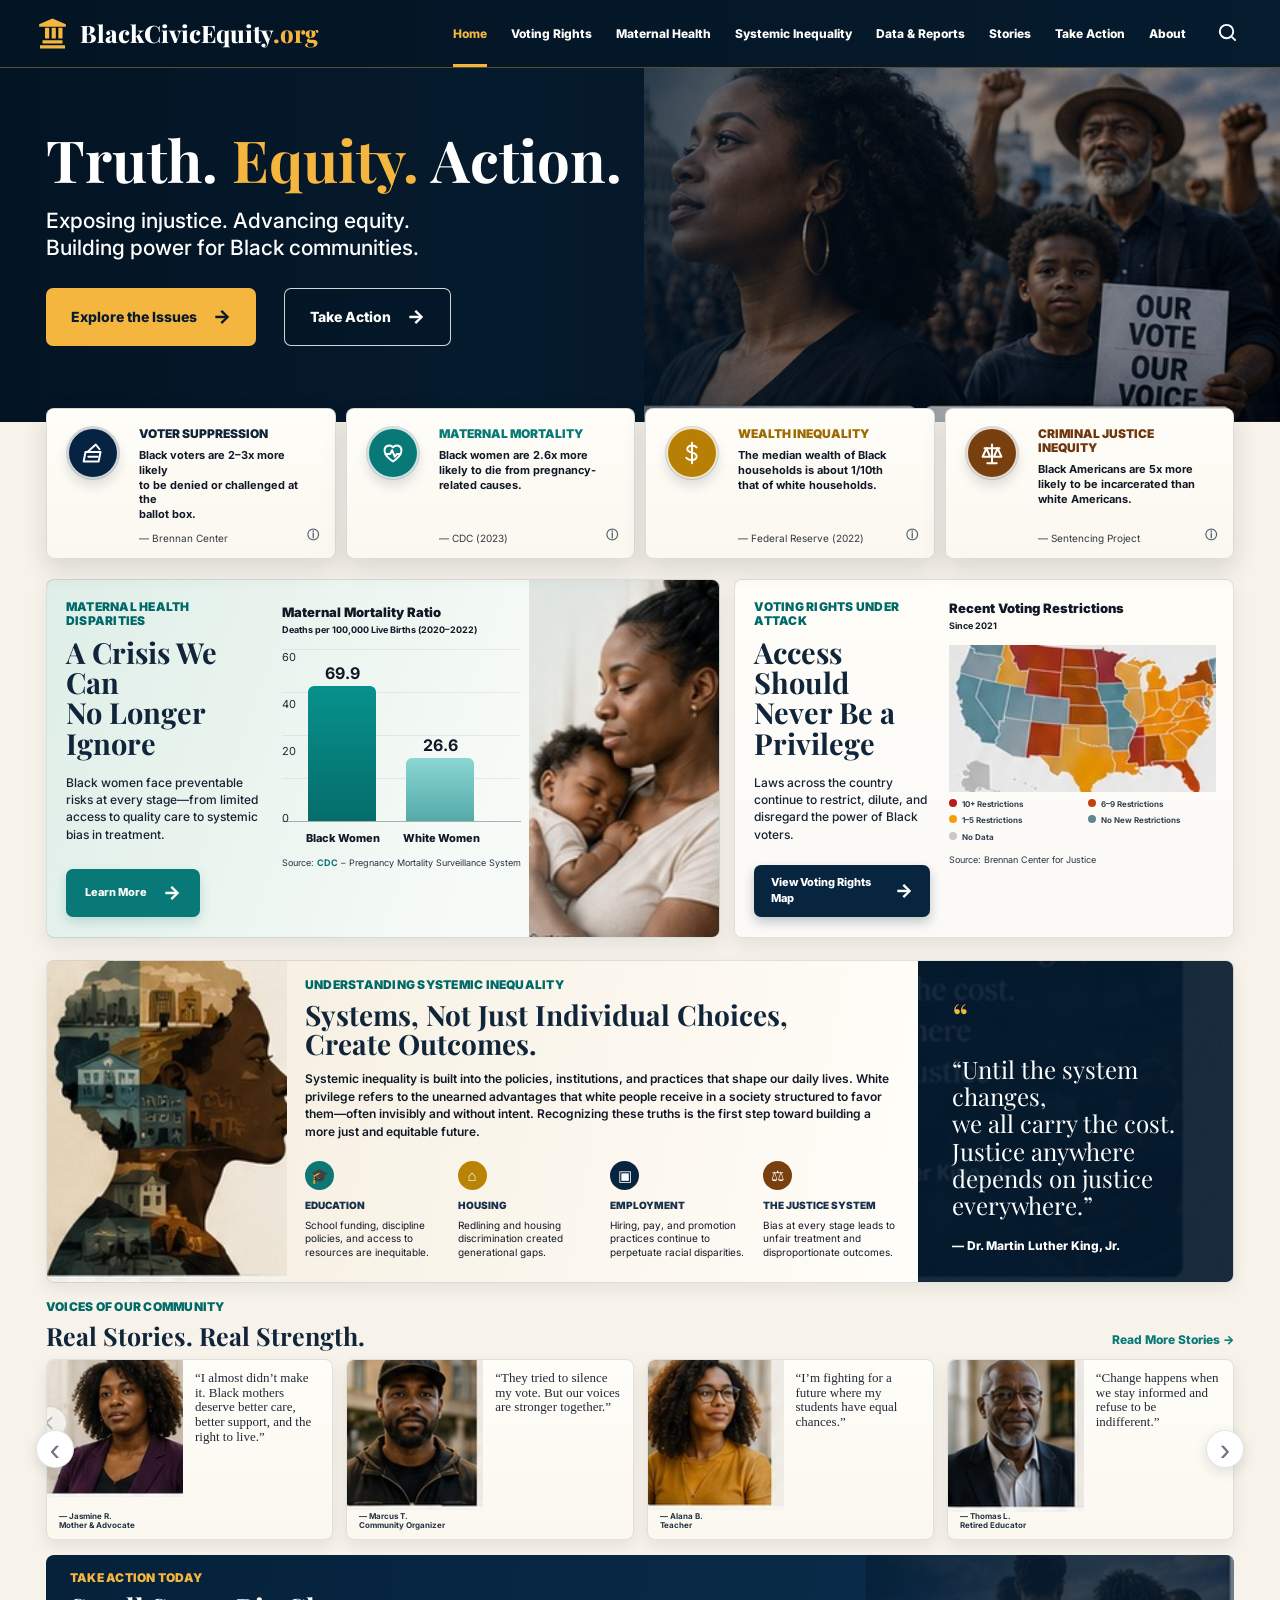
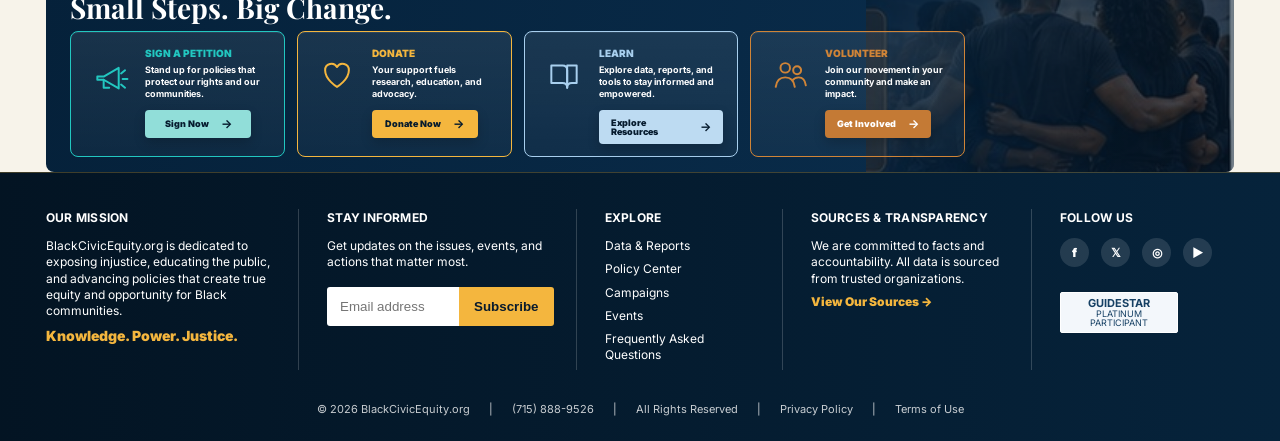
<file: home-built.html>
<!doctype html>
<html lang="en">
<head>
  <meta charset="utf-8">
  <meta name="viewport" content="width=device-width, initial-scale=1">
  <title>BlackCivicEquity.org</title>
  <link rel="preconnect" href="https://fonts.googleapis.com">
  <link rel="preconnect" href="https://fonts.gstatic.com" crossorigin>
  <link href="https://fonts.googleapis.com/css2?family=Inter:wght@400;500;600;700;800&family=Playfair+Display:wght@700;800&display=swap" rel="stylesheet">
  <link rel="stylesheet" href="styles.css">
</head>
<body>
  <header class="site-header">
    <div class="header-inner">
      <a class="brand" href="#home" aria-label="BlackCivicEquity.org home">
        <svg viewBox="0 0 42 42" aria-hidden="true"><path d="M6 35h30v4H6zm3-6h24v4H9zM12 14h5v13h-5zm8 0h5v13h-5zm8 0h5v13h-5zM5 10 21 3l16 7v3H5z"/></svg>
        <span>BlackCivicEquity<span>.org</span></span>
      </a>
      <button class="menu-toggle" aria-label="Open navigation">☰</button>
      <nav class="main-nav" aria-label="Primary navigation">
        <a class="active" href="#home">Home</a>
        <a href="#voting-rights">Voting Rights</a>
        <a href="#maternal-health">Maternal Health</a>
        <a href="#systemic-inequality">Systemic Inequality</a>
        <a href="#data-reports">Data &amp; Reports</a>
        <a href="#stories">Stories</a>
        <a href="#take-action">Take Action</a>
        <a href="#about">About</a>
      </nav>
      <button class="search-button" aria-label="Search">
        <svg viewBox="0 0 24 24" aria-hidden="true"><circle cx="11" cy="11" r="7"/><path d="m16.5 16.5 4 4"/></svg>
      </button>
    </div>
  </header>

  <main id="home">
    <section class="hero" aria-label="Black civic equity advocacy">
      <div class="hero-bg" role="img" aria-label="Black community members standing for civic participation and voting rights"></div>
      <div class="hero-overlay"></div>
      <div class="container hero-content">
        <h1>Truth. <span>Equity.</span> Action.</h1>
        <p>Exposing injustice. Advancing equity.<br>Building power for Black communities.</p>
        <div class="hero-actions">
          <a class="button gold" href="#issues">Explore the Issues <span>→</span></a>
          <a class="button outline" href="#take-action">Take Action <span>→</span></a>
        </div>
      </div>
    </section>

    <section id="issues" class="container issue-grid" aria-label="Issue overview">
      <article class="issue-card navy"><span class="issue-icon"><svg viewBox="0 0 32 32"><path d="M8 15h16l-2 10H6l2-10Z"/><path d="m10 15 9-8 4 5"/><path d="M11 20h10"/></svg></span><h2>Voter Suppression</h2><p>Black voters are 2–3x more likely<br>to be denied or challenged at the<br>ballot box.</p><small>— Brennan Center</small><b aria-hidden="true">ⓘ</b></article>
      <article class="issue-card teal"><span class="issue-icon"><svg viewBox="0 0 32 32"><path d="M16 25s-9-5.4-9-12a5 5 0 0 1 9-3 5 5 0 0 1 9 3c0 6.6-9 12-9 12Z"/><path d="M8 17h5l2-4 3 7 2-3h4"/></svg></span><h2>Maternal Mortality</h2><p>Black women are 2.6x more<br>likely to die from pregnancy-<br>related causes.</p><small>— CDC (2023)</small><b aria-hidden="true">ⓘ</b></article>
      <article class="issue-card gold"><span class="issue-icon"><svg viewBox="0 0 32 32"><path d="M16 5v22"/><path d="M21 10c-1.2-1.4-3.2-2-5-2-3 0-5 1.5-5 3.8 0 5.2 10 2.4 10 7.7 0 2.4-2.3 4-5.4 4-2.2 0-4.2-.8-5.6-2.4"/></svg></span><h2>Wealth Inequality</h2><p>The median wealth of Black<br>households is about 1/10th<br>that of white households.</p><small>— Federal Reserve (2022)</small><b aria-hidden="true">ⓘ</b></article>
      <article class="issue-card brown"><span class="issue-icon"><svg viewBox="0 0 32 32"><path d="M16 7v20"/><path d="M8 11h16"/><path d="M10 11 6 20h8l-4-9Z"/><path d="M22 11l-4 9h8l-4-9Z"/><path d="M11 27h10"/></svg></span><h2>Criminal Justice Inequity</h2><p>Black Americans are 5x more<br>likely to be incarcerated than<br>white Americans.</p><small>— Sentencing Project</small><b aria-hidden="true">ⓘ</b></article>
    </section>

    <section class="container feature-grid">
      <article id="maternal-health" class="maternal-card">
        <div class="feature-copy">
          <p class="eyebrow">Maternal Health Disparities</p>
          <h2>A Crisis We Can<br>No Longer Ignore</h2>
          <p>Black women face preventable risks at every stage—from limited access to quality care to systemic bias in treatment.</p>
          <a class="button teal-btn" href="#maternal-health">Learn More <span>→</span></a>
        </div>
        <div class="chart" aria-label="Maternal mortality ratio bar chart">
          <h3>Maternal Mortality Ratio</h3>
          <p>Deaths per 100,000 Live Births (2020–2022)</p>
          <div class="bars">
            <span>60</span><span>40</span><span>20</span><span>0</span>
            <div class="bar black" style="height:78%"><strong>69.9</strong><em>Black Women</em></div>
            <div class="bar white" style="height:36%"><strong>26.6</strong><em>White Women</em></div>
          </div>
          <small>Source: <b>CDC</b> – Pregnancy Mortality Surveillance System</small>
        </div>
        <img src="assets/mother.jpg" alt="Black mother holding her baby" class="mother-img">
      </article>

      <article id="voting-rights" class="voting-card">
        <div class="feature-copy">
          <p class="eyebrow">Voting Rights Under Attack</p>
          <h2>Access Should<br>Never Be a<br>Privilege</h2>
          <p>Laws across the country continue to restrict, dilute, and disregard the power of Black voters.</p>
          <a class="button navy-btn" href="#voting-rights">View Voting Rights Map <span>→</span></a>
        </div>
        <div class="map-panel">
          <h3>Recent Voting Restrictions</h3>
          <p>Since 2021</p>
          <img src="assets/map.jpg" alt="Stylized United States voting restrictions map">
          <div class="legend">
            <span><i class="red"></i>10+ Restrictions</span><span><i class="orange"></i>6–9 Restrictions</span><span><i class="gold-dot"></i>1–5 Restrictions</span><span><i class="teal-dot"></i>No New Restrictions</span><span><i class="gray"></i>No Data</span>
          </div>
          <small>Source: Brennan Center for Justice</small>
        </div>
      </article>
    </section>

    <section id="systemic-inequality" class="container systems-section">
      <img src="assets/systems-illustration.jpg" alt="Editorial profile illustration showing housing, schools, and civic systems">
      <div class="systems-copy">
        <p class="eyebrow">Understanding Systemic Inequality</p>
        <h2>Systems, Not Just Individual Choices,<br>Create Outcomes.</h2>
        <p>Systemic inequality is built into the policies, institutions, and practices that shape our daily lives. White privilege refers to the unearned advantages that white people receive in a society structured to favor them—often invisibly and without intent. Recognizing these truths is the first step toward building a more just and equitable future.</p>
        <div class="mini-grid">
          <div><span>🎓</span><h3>Education</h3><p>School funding, discipline policies, and access to resources are inequitable.</p></div>
          <div><span>⌂</span><h3>Housing</h3><p>Redlining and housing discrimination created generational gaps.</p></div>
          <div><span>▣</span><h3>Employment</h3><p>Hiring, pay, and promotion practices continue to perpetuate racial disparities.</p></div>
          <div><span>⚖</span><h3>The Justice System</h3><p>Bias at every stage leads to unfair treatment and disproportionate outcomes.</p></div>
        </div>
      </div>
      <aside class="quote-panel">
        <img src="assets/quote-crowd.jpg" alt="" aria-hidden="true">
        <span>“</span>
        <blockquote>“Until the system changes,<br>we all carry the cost.<br>Justice anywhere<br>depends on justice<br>everywhere.”</blockquote>
        <cite>— Dr. Martin Luther King, Jr.</cite>
      </aside>
    </section>

    <section id="stories" class="container stories-section">
      <div class="section-head">
        <div><p class="eyebrow">Voices of Our Community</p><h2>Real Stories. Real Strength.</h2></div>
        <a href="#stories">Read More Stories <span>→</span></a>
      </div>
      <div class="stories-row">
        <button aria-label="Previous story" class="carousel prev">‹</button>
        <article class="story-card"><img src="assets/story-jasmine.jpg" alt="Portrait of Jasmine R."><p>“I almost didn’t make it. Black mothers deserve better care, better support, and the right to live.”</p><small>— Jasmine R.<br>Mother &amp; Advocate</small></article>
        <article class="story-card"><img src="assets/story-marcus.jpg" alt="Portrait of Marcus T."><p>“They tried to silence my vote. But our voices are stronger together.”</p><small>— Marcus T.<br>Community Organizer</small></article>
        <article class="story-card"><img src="assets/story-alana.jpg" alt="Portrait of Alana B."><p>“I’m fighting for a future where my students have equal chances.”</p><small>— Alana B.<br>Teacher</small></article>
        <article class="story-card"><img src="assets/story-thomas.jpg" alt="Portrait of Thomas L."><p>“Change happens when we stay informed and refuse to be indifferent.”</p><small>— Thomas L.<br>Retired Educator</small></article>
        <button aria-label="Next story" class="carousel next">›</button>
      </div>
    </section>

    <section id="take-action" class="container action-band">
      <img src="assets/action-community.jpg" alt="" aria-hidden="true">
      <div class="action-head"><p class="eyebrow">Take Action Today</p><h2>Small Steps. Big Change.</h2></div>
      <div class="action-grid">
        <article class="action-card a-teal"><span><svg viewBox="0 0 48 48"><path d="M8 26h8l19-11v26L16 30H8z"/><path d="M16 30v10h7"/><path d="M38 22l5-4M40 29h6M38 36l5 4"/></svg></span><h3>Sign a Petition</h3><p>Stand up for policies that protect our rights and our communities.</p><a href="#take-action">Sign Now <b>→</b></a></article>
        <article class="action-card a-gold"><span><svg viewBox="0 0 48 48"><path d="M24 39s-15-9-15-21a8 8 0 0 1 15-4 8 8 0 0 1 15 4c0 12-15 21-15 21Z"/></svg></span><h3>Donate</h3><p>Your support fuels research, education, and advocacy.</p><a href="#take-action">Donate Now <b>→</b></a></article>
        <article class="action-card a-blue"><span><svg viewBox="0 0 48 48"><path d="M8 12h14c4 0 6 2 6 6v22c0-4-2-6-6-6H8z"/><path d="M40 12H28v28c0-4 2-6 6-6h6z"/></svg></span><h3>Learn</h3><p>Explore data, reports, and tools to stay informed and empowered.</p><a href="#data-reports">Explore Resources <b>→</b></a></article>
        <article class="action-card a-brown"><span><svg viewBox="0 0 48 48"><path d="M18 21a6 6 0 1 0 0-12 6 6 0 0 0 0 12Z"/><path d="M33 23a5 5 0 1 0 0-10 5 5 0 0 0 0 10Z"/><path d="M6 39c1-8 5-12 12-12s11 4 12 12"/><path d="M27 31c2-3 5-4 8-4 5 0 8 3 9 10"/></svg></span><h3>Volunteer</h3><p>Join our movement in your community and make an impact.</p><a href="#take-action">Get Involved <b>→</b></a></article>
      </div>
    </section>
  </main>

  <footer id="about" class="site-footer">
    <div class="container footer-grid">
      <section><h2>Our Mission</h2><p>BlackCivicEquity.org is dedicated to exposing injustice, educating the public, and advancing policies that create true equity and opportunity for Black communities.</p><strong>Knowledge. Power. Justice.</strong></section>
      <section><h2>Stay Informed</h2><p>Get updates on the issues, events, and actions that matter most.</p><form><label class="sr-only" for="email">Email address</label><input id="email" type="email" placeholder="Email address"><button>Subscribe</button></form></section>
      <section><h2>Explore</h2><a href="#data-reports">Data &amp; Reports</a><a href="#policy">Policy Center</a><a href="#campaigns">Campaigns</a><a href="#events">Events</a><a href="#faq">Frequently Asked Questions</a></section>
      <section><h2>Sources &amp; Transparency</h2><p>We are committed to facts and accountability. All data is sourced from trusted organizations.</p><a class="gold-link" href="#sources">View Our Sources →</a></section>
      <section><h2>Follow Us</h2><div class="socials"><a href="#facebook" aria-label="Facebook">f</a><a href="#x" aria-label="X">𝕏</a><a href="#instagram" aria-label="Instagram">◎</a><a href="#youtube" aria-label="YouTube">▶</a></div><div class="badge"><b>GUIDESTAR</b><span>PLATINUM<br>PARTICIPANT</span></div></section>
    </div>
    <div class="footer-bottom">© 2026 BlackCivicEquity.org <span>|</span> (715) 888-9526 <span>|</span> All Rights Reserved <span>|</span> Privacy Policy <span>|</span> Terms of Use</div>
  </footer>
</body>
</html>
</file>
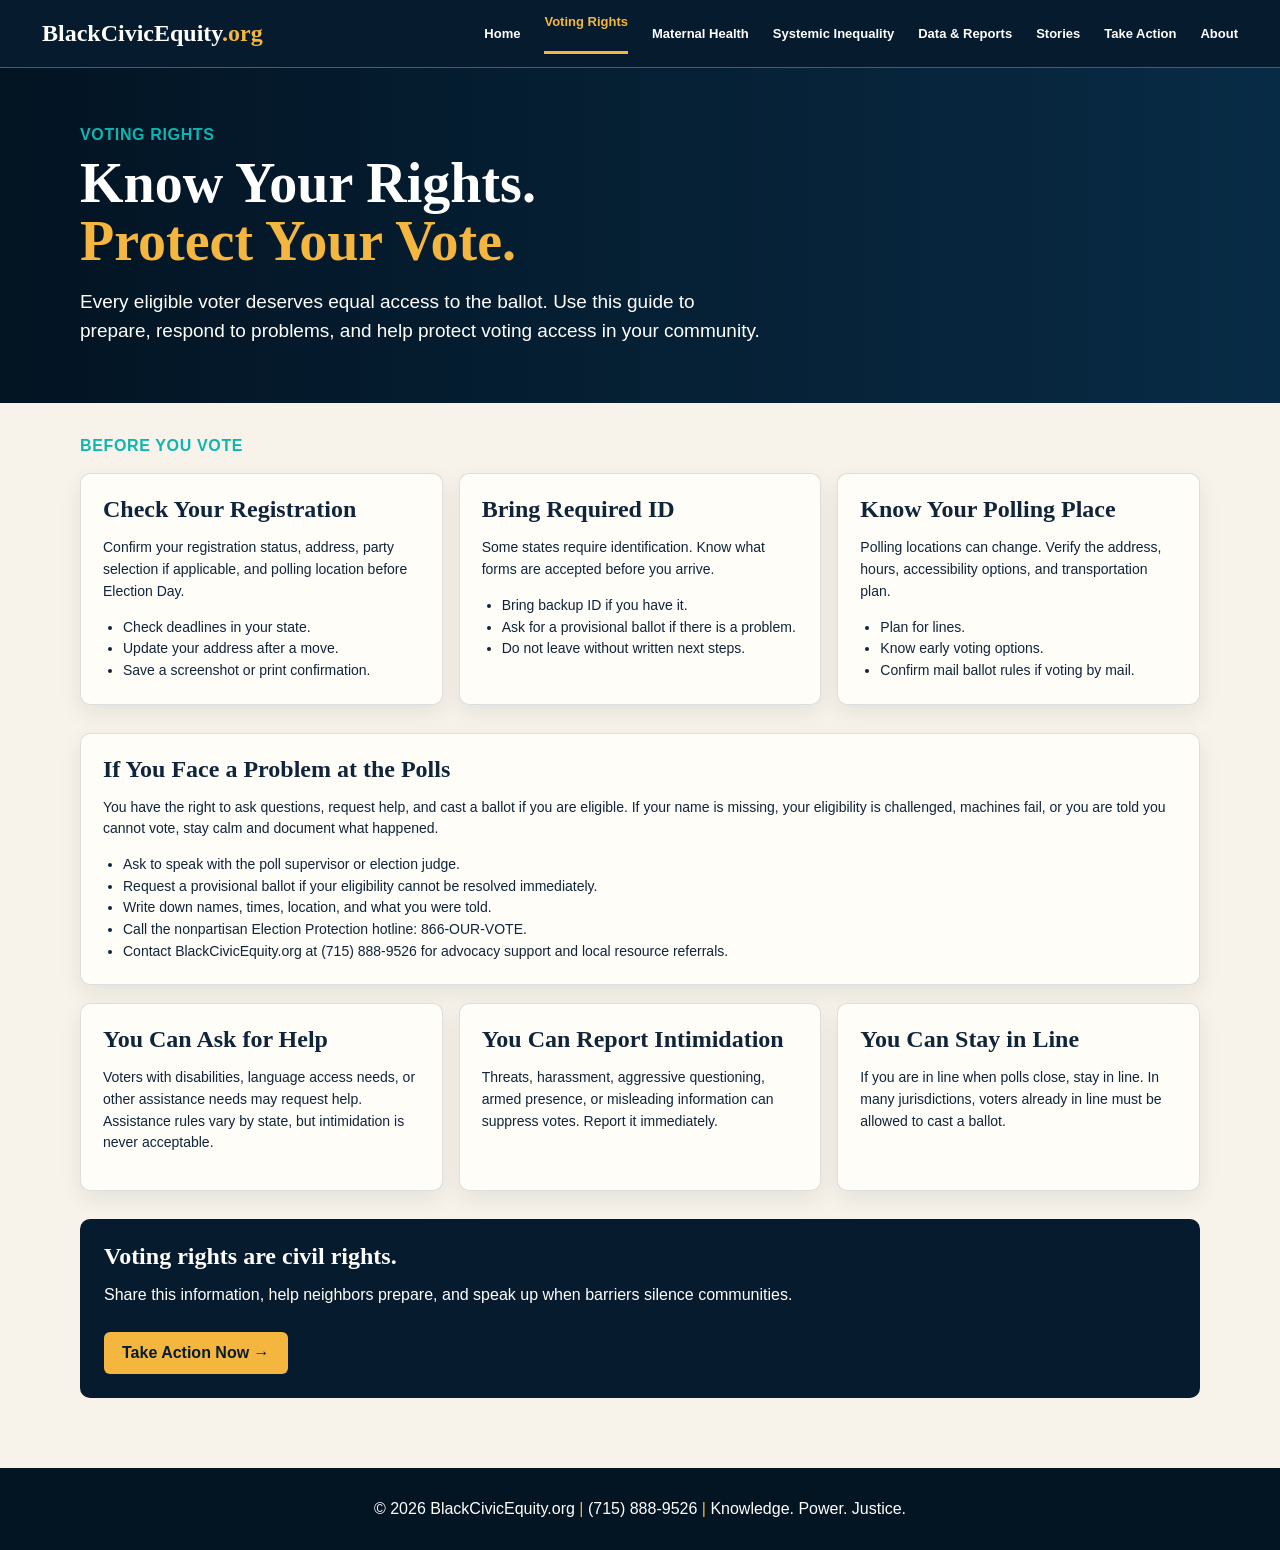
<file: know-your-rights.html>
<!doctype html>
<html lang="en">
<head>
  <meta charset="utf-8">
  <meta name="viewport" content="width=device-width, initial-scale=1">
  <title>BlackCivicEquity.org | Know Your Rights</title>
  <link rel="stylesheet" href="exact.css">
</head>
<body class="native-page">
  <header class="native-header">
    <a class="native-brand" href="index.html">BlackCivicEquity<span>.org</span></a>
    <nav class="native-nav" aria-label="Primary navigation">
      <a href="index.html">Home</a>
      <a class="active" href="voting-rights.html">Voting Rights</a>
      <a href="maternal-health.html">Maternal Health</a>
      <a href="systemic-inequality.html">Systemic Inequality</a>
      <a href="data-reports.html">Data &amp; Reports</a>
      <a href="stories.html">Stories</a>
      <a href="take-action.html">Take Action</a>
      <a href="about.html">About</a>
    </nav>
  </header>
  <section class="rights-hero">
    <div class="wrap">
      <p>Voting Rights</p>
      <h1>Know Your Rights.<br><span>Protect Your Vote.</span></h1>
      <p class="lede">Every eligible voter deserves equal access to the ballot. Use this guide to prepare, respond to problems, and help protect voting access in your community.</p>
    </div>
  </section>
  <main class="rights-main">
    <p class="eyebrow">Before You Vote</p>
    <section class="rights-grid" aria-label="Voting preparation steps">
      <article class="rights-card">
        <h2>Check Your Registration</h2>
        <p>Confirm your registration status, address, party selection if applicable, and polling location before Election Day.</p>
        <ul><li>Check deadlines in your state.</li><li>Update your address after a move.</li><li>Save a screenshot or print confirmation.</li></ul>
      </article>
      <article class="rights-card">
        <h2>Bring Required ID</h2>
        <p>Some states require identification. Know what forms are accepted before you arrive.</p>
        <ul><li>Bring backup ID if you have it.</li><li>Ask for a provisional ballot if there is a problem.</li><li>Do not leave without written next steps.</li></ul>
      </article>
      <article class="rights-card">
        <h2>Know Your Polling Place</h2>
        <p>Polling locations can change. Verify the address, hours, accessibility options, and transportation plan.</p>
        <ul><li>Plan for lines.</li><li>Know early voting options.</li><li>Confirm mail ballot rules if voting by mail.</li></ul>
      </article>
    </section>
    <section class="rights-panel">
      <h2>If You Face a Problem at the Polls</h2>
      <p>You have the right to ask questions, request help, and cast a ballot if you are eligible. If your name is missing, your eligibility is challenged, machines fail, or you are told you cannot vote, stay calm and document what happened.</p>
      <ul>
        <li>Ask to speak with the poll supervisor or election judge.</li>
        <li>Request a provisional ballot if your eligibility cannot be resolved immediately.</li>
        <li>Write down names, times, location, and what you were told.</li>
        <li>Call the nonpartisan Election Protection hotline: 866-OUR-VOTE.</li>
        <li>Contact BlackCivicEquity.org at (715) 888-9526 for advocacy support and local resource referrals.</li>
      </ul>
    </section>
    <section class="rights-grid" aria-label="Rights at the ballot box">
      <article class="rights-card">
        <h2>You Can Ask for Help</h2>
        <p>Voters with disabilities, language access needs, or other assistance needs may request help. Assistance rules vary by state, but intimidation is never acceptable.</p>
      </article>
      <article class="rights-card">
        <h2>You Can Report Intimidation</h2>
        <p>Threats, harassment, aggressive questioning, armed presence, or misleading information can suppress votes. Report it immediately.</p>
      </article>
      <article class="rights-card">
        <h2>You Can Stay in Line</h2>
        <p>If you are in line when polls close, stay in line. In many jurisdictions, voters already in line must be allowed to cast a ballot.</p>
      </article>
    </section>
    <section class="rights-band">
      <h2>Voting rights are civil rights.</h2>
      <p>Share this information, help neighbors prepare, and speak up when barriers silence communities.</p>
      <a href="take-action.html">Take Action Now →</a>
    </section>
  </main>
  <footer class="native-footer">© 2026 BlackCivicEquity.org <span>|</span> (715) 888-9526 <span>|</span> Knowledge. Power. Justice.</footer>
</body>
</html>
</file>
<file: styles.css>
:root{
  --navy:#061b2e;--navy2:#031423;--gold:#f4b63e;--ivory:#f7f3ea;--card:#fffdf8;
  --teal:#087977;--brown:#8a4b18;--text:#10243a;--body:#263342;--muted:#6b7280;
  --border:rgba(16,36,58,.12);--shadow:0 10px 24px rgba(6,27,46,.13);
  --serif:"Playfair Display",Georgia,serif;--sans:"Inter",Arial,sans-serif;
}
*{box-sizing:border-box}html{scroll-behavior:smooth}body{margin:0;background:var(--ivory);color:var(--body);font-family:var(--sans);font-size:14px;line-height:1.45}
a{color:inherit;text-decoration:none}img{display:block;max-width:100%;object-fit:cover}.container{width:min(1188px,calc(100% - 76px));margin:0 auto}
.site-header{position:sticky;top:0;z-index:20;height:68px;background:linear-gradient(90deg,var(--navy2),var(--navy));border-bottom:1px solid rgba(244,182,62,.35)}
.header-inner{height:100%;width:min(1240px,calc(100% - 70px));margin:auto;display:flex;align-items:center;gap:24px}
.brand{display:flex;align-items:center;gap:10px;margin-right:auto;color:white;font-family:var(--serif);font-size:24px;font-weight:800;white-space:nowrap}.brand svg{width:35px;height:35px;fill:var(--gold)}.brand span span{color:var(--gold)}
.main-nav{display:flex;align-items:stretch;height:100%;gap:24px}.main-nav a{position:relative;display:flex;align-items:center;color:#fffdf8;font-size:12px;font-weight:800;white-space:nowrap}.main-nav a.active{color:var(--gold)}.main-nav a.active:after{content:"";position:absolute;left:0;right:0;bottom:0;height:3px;background:var(--gold)}
.search-button,.menu-toggle{background:transparent;border:0;color:white;cursor:pointer}.search-button svg{width:23px;height:23px;stroke:white;fill:none;stroke-width:2}.menu-toggle{display:none;font-size:26px}
.hero{position:relative;height:354px;overflow:hidden;background:var(--navy2)}.hero-bg{position:absolute;inset:0;background:url("assets/hero.jpg") right center/auto 100% no-repeat;filter:saturate(.95) contrast(1.03)}.hero-overlay{position:absolute;inset:0;background:linear-gradient(90deg,rgba(3,20,35,.98) 0%,rgba(6,27,46,.93) 38%,rgba(6,27,46,.44) 61%,rgba(3,20,35,.13) 100%)}
.hero-content{position:relative;height:100%;display:flex;flex-direction:column;justify-content:center;align-items:flex-start;padding-bottom:14px}.hero h1{margin:0;color:white;font-family:var(--serif);font-size:58px;line-height:1.03;letter-spacing:0}.hero h1 span{color:var(--gold)}.hero p{margin:18px 0 0;color:white;font-size:21px;line-height:1.28;font-weight:500}.hero-actions{display:flex;gap:28px;margin-top:27px}
.button{display:inline-flex;align-items:center;justify-content:center;gap:16px;border-radius:7px;padding:14px 25px;font-weight:800;min-height:45px}.button.gold{background:var(--gold);color:#091b2d}.button.outline{border:1px solid rgba(255,255,255,.82);color:white;background:rgba(3,20,35,.28);min-width:164px}.button span{font-size:19px}
.issue-grid{position:relative;z-index:4;margin-top:-14px;display:grid;grid-template-columns:repeat(4,1fr);gap:10px}.issue-card{position:relative;display:flex;flex-direction:column;justify-content:flex-start;min-height:122px;background:linear-gradient(180deg,#fffdf8,#fbf8f0);border:1px solid rgba(16,36,58,.14);border-radius:8px;box-shadow:0 10px 24px rgba(6,27,46,.13);padding:18px 20px 14px 92px}.issue-card:before{content:"";position:absolute;inset:0;border-radius:8px;box-shadow:inset 0 1px 0 rgba(255,255,255,.75);pointer-events:none}.issue-card h2{margin:0 0 7px;color:var(--text);font-size:12px;line-height:1.18;text-transform:uppercase;font-weight:900}.issue-card p{margin:0;color:#111827;font-size:11px;line-height:1.34;font-weight:700}.issue-card small{display:block;margin-top:auto;padding-top:10px;color:#2f3a45;font-size:10px;line-height:1.2}.issue-card b{position:absolute;right:16px;bottom:14px;color:#52616f;font-size:12px;font-weight:700}.issue-icon{position:absolute;left:20px;top:18px;width:52px;height:52px;border-radius:50%;display:grid;place-items:center;color:white;border:2px solid rgba(255,255,255,.8);box-shadow:0 0 0 1px rgba(16,36,58,.16),0 7px 12px rgba(6,27,46,.13)}.issue-icon svg{width:30px;height:30px;fill:none;stroke:currentColor;stroke-width:2.1;stroke-linecap:round;stroke-linejoin:round}.navy .issue-icon{background:#072342}.teal .issue-icon{background:#087977}.gold .issue-icon{background:#b78005}.brown .issue-icon{background:#79400f}.teal h2{color:#087977}.gold h2{color:#9b6a00}.brown h2{color:#6f350d}
.feature-grid{display:grid;grid-template-columns:1.35fr 1fr;gap:14px;margin-top:20px}.maternal-card,.voting-card{min-height:288px;border:1px solid rgba(16,36,58,.13);border-radius:8px;box-shadow:0 8px 20px rgba(6,27,46,.08);overflow:hidden}.maternal-card{display:grid;grid-template-columns:1fr 1.05fr 190px;background:linear-gradient(110deg,#dfeee8 0%,#f7fbf7 68%)}.voting-card{display:grid;grid-template-columns:.9fr 1.2fr;background:linear-gradient(180deg,#fffdf8,#fbfaf7)}.feature-copy{display:flex;flex-direction:column;align-items:flex-start;padding:20px 19px}.eyebrow{margin:0 0 8px;color:#006a68;text-transform:uppercase;font-weight:900;font-size:12px;line-height:1.22;letter-spacing:.02em}.feature-copy h2,.section-head h2,.systems-copy h2,.action-head h2{margin:0;color:var(--text);font-family:var(--serif);font-size:29px;line-height:1.04}.feature-copy p:not(.eyebrow){margin:16px 0 22px;font-size:12px;line-height:1.44;color:#172331;font-weight:500}.feature-copy .button{margin-top:auto}.teal-btn{background:var(--teal);color:white;padding:10px 19px;min-height:36px;font-size:11px;box-shadow:0 5px 12px rgba(8,121,119,.2)}.navy-btn{background:#082540;color:white;padding:10px 17px;min-height:38px;font-size:11px;box-shadow:0 5px 12px rgba(6,27,46,.24)}
.chart{padding:23px 8px 10px 0}.chart h3,.map-panel h3{margin:0;color:#111827;font-size:13px;font-weight:900}.chart>p,.map-panel>p{margin:1px 0 12px;color:#111827;font-size:9px;font-weight:700}.bars{position:relative;height:174px;padding-left:26px;display:flex;align-items:end;gap:30px;border-bottom:1px solid rgba(16,36,58,.35);background:repeating-linear-gradient(to top,transparent 0 42px,rgba(16,36,58,.14) 43px)}.bars>span{position:absolute;left:0;font-size:11px;color:#1d2937}.bars span:nth-child(1){top:2px}.bars span:nth-child(2){top:49px}.bars span:nth-child(3){top:96px}.bars span:nth-child(4){bottom:-6px}.bar{position:relative;width:68px;border-radius:6px 6px 0 0}.bar.black{background:linear-gradient(#07918d,#056d6b)}.bar.white{background:linear-gradient(#8bd6d4,#54aaa8)}.bar strong{position:absolute;top:-24px;left:0;right:0;text-align:center;font-size:16px;color:#111827}.bar em{position:absolute;bottom:-26px;left:-10px;width:90px;text-align:center;font-style:normal;font-size:11px;font-weight:800;color:#111827}.chart small{display:block;margin-top:34px;font-size:9px}.chart small b{color:var(--teal)}.mother-img{height:100%;width:100%}
.map-panel{padding:19px 17px 10px 0}.map-panel img{width:100%;height:150px;object-fit:contain}.legend{display:grid;grid-template-columns:1fr 1fr;gap:5px 12px;margin-top:5px}.legend span{font-size:8px;font-weight:700;color:#334155}.legend i{display:inline-block;width:8px;height:8px;border-radius:50%;margin-right:5px}.red{background:#b91c1c}.orange{background:#c2410c}.gold-dot{background:#f59e0b}.teal-dot{background:#5f8790}.gray{background:#c8c8c8}.map-panel small{display:block;margin-top:9px;font-size:9px}
.systems-section{margin-top:22px;display:grid;grid-template-columns:240px 1fr 315px;background:linear-gradient(100deg,#f4ecdc,#fffdf8 72%);border:1px solid var(--border);border-radius:8px;overflow:hidden;box-shadow:0 6px 16px rgba(6,27,46,.07)}.systems-section>img{height:100%;width:100%}.systems-copy{padding:17px 18px 15px}.systems-copy h2{font-size:28px}.systems-copy>p:not(.eyebrow){margin:12px 0 21px;color:#111827;font-size:12px;line-height:1.45;font-weight:600}.mini-grid{display:grid;grid-template-columns:repeat(4,1fr);gap:15px}.mini-grid span{width:29px;height:29px;border-radius:50%;display:grid;place-items:center;background:#0d7775;color:white;font-size:15px}.mini-grid div:nth-child(2) span{background:#b98405}.mini-grid div:nth-child(3) span{background:#082540}.mini-grid div:nth-child(4) span{background:#79400f}.mini-grid h3{margin:8px 0 6px;text-transform:uppercase;color:#183049;font-size:10px;font-weight:900}.mini-grid p{margin:0;font-size:10px;line-height:1.35;color:#111827}
.quote-panel{position:relative;isolation:isolate;background:#061b2e;color:white;padding:27px 34px}.quote-panel img{position:absolute;inset:0;width:100%;height:100%;opacity:.08;z-index:-1}.quote-panel span{color:var(--gold);font-family:var(--serif);font-size:40px}.quote-panel blockquote{margin:10px 0 15px;font-family:var(--serif);font-size:24px;line-height:1.14}.quote-panel cite{font-style:normal;font-weight:800;font-size:12px}
.stories-section{margin-top:17px}.section-head{display:flex;justify-content:space-between;align-items:end;margin-bottom:10px}.section-head h2{font-size:25px}.section-head a{color:#087977;font-size:12px;font-weight:800}.stories-row{position:relative;display:grid;grid-template-columns:repeat(4,1fr);gap:13px}.story-card{display:grid;grid-template-columns:136px 1fr;min-height:126px;background:linear-gradient(180deg,#fffdf8,#fbf8f0);border:1px solid rgba(16,36,58,.12);border-radius:8px;overflow:hidden;box-shadow:0 6px 15px rgba(6,27,46,.08)}.story-card img{width:136px;height:100%}.story-card p{margin:11px 12px 6px;font-family:Georgia,serif;font-size:13px;line-height:1.14;color:#1f2937}.story-card small{align-self:end;margin:0 12px 8px;font-size:8px;line-height:1.15;font-weight:700;color:#243344}.carousel{position:absolute;top:50%;transform:translateY(-50%);z-index:2;width:38px;height:38px;border-radius:50%;border:1px solid var(--border);background:white;color:#6b7280;font-size:31px;box-shadow:0 4px 14px rgba(6,27,46,.12);cursor:pointer}.prev{left:-10px}.next{right:-10px}
.action-band{position:relative;isolation:isolate;margin-top:15px;padding:16px 24px 15px;background:linear-gradient(100deg,#05213a,#092b49 72%,#071b2f);border-radius:8px;overflow:hidden;color:white}.action-band>img{position:absolute;right:0;top:0;height:100%;width:31%;opacity:.45;z-index:-1}.action-head h2{color:white;font-size:28px}.action-head .eyebrow{color:var(--gold)}.action-grid{display:grid;grid-template-columns:repeat(4,1fr);gap:12px;margin-top:9px;max-width:895px}.action-card{--accent:#22c7c0;--button:#9be7e3;min-height:118px;border:1px solid var(--accent);border-radius:8px;background:linear-gradient(180deg,rgba(255,255,255,.08),rgba(255,255,255,.035));padding:15px 14px 12px 74px;position:relative;box-shadow:inset 0 1px 0 rgba(255,255,255,.08)}.action-card span{position:absolute;left:20px;top:24px;width:38px;height:38px;color:var(--accent);line-height:1}.action-card span svg{width:38px;height:38px;fill:none;stroke:currentColor;stroke-width:2.5;stroke-linecap:round;stroke-linejoin:round}.action-card h3{margin:0 0 5px;color:var(--accent);text-transform:uppercase;font-size:10px;line-height:1.2;font-weight:900}.action-card p{margin:0 0 10px;min-height:34px;font-size:9px;line-height:1.32;color:white;font-weight:700}.action-card a{display:inline-flex;min-width:106px;align-items:center;justify-content:center;gap:12px;border-radius:4px;background:var(--button);color:#061b2e;padding:8px 12px;font-size:9px;line-height:1;font-weight:900;box-shadow:0 5px 12px rgba(0,0,0,.18)}.action-card a b{font-size:12px;color:inherit}.a-teal{--accent:#22c7c0;--button:#91ded9}.a-gold{--accent:#f4b63e;--button:#f4b63e}.a-blue{--accent:#a8cfee;--button:#bddbf2}.a-brown{--accent:#d08437;--button:#c47a35}.a-brown a{color:white}
.site-footer{margin-top:0;background:linear-gradient(90deg,#031423,#06233b);color:white;padding:36px 0 23px;border-top:1px solid rgba(244,182,62,.25)}.footer-grid{display:grid;grid-template-columns:1.28fr 1.25fr .9fr 1.12fr .86fr;gap:28px}.footer-grid section{border-right:1px solid rgba(255,255,255,.18);padding-right:22px}.footer-grid section:last-child{border-right:0}.footer-grid h2{margin:0 0 12px;text-transform:uppercase;font-size:12px;letter-spacing:.02em}.footer-grid p,.footer-grid a{display:block;margin:0 0 7px;color:white;font-size:12px;line-height:1.35}.footer-grid strong,.gold-link{color:var(--gold)!important;font-weight:900}.footer-grid form{display:flex;margin-top:16px}.footer-grid input{width:132px;border:0;padding:12px 13px;border-radius:3px 0 0 3px}.footer-grid button{border:0;background:var(--gold);color:#091b2d;font-weight:900;border-radius:0 3px 3px 0;padding:0 15px}.socials{display:flex;gap:12px;margin-bottom:18px}.socials a{width:29px;height:29px;border-radius:50%;display:grid;place-items:center;background:rgba(255,255,255,.12);font-weight:900}.badge{width:118px;border:1px solid white;background:#f3f7fb;color:#164064;border-radius:2px;padding:5px;text-align:center;font-size:9px;line-height:1}.badge b{display:block;color:#164064;font-size:11px}.footer-bottom{text-align:center;margin-top:32px;color:rgba(255,255,255,.78);font-size:11px}.footer-bottom span{margin:0 16px}.sr-only{position:absolute;width:1px;height:1px;overflow:hidden;clip:rect(0,0,0,0)}
@media (max-width:1100px){.container{width:min(100% - 36px,1188px)}.header-inner{width:calc(100% - 30px)}.main-nav{display:none}.menu-toggle{display:block}.hero h1{font-size:48px}.issue-grid,.action-grid{grid-template-columns:repeat(2,1fr)}.feature-grid,.systems-section{grid-template-columns:1fr}.maternal-card,.voting-card{grid-template-columns:1fr 1fr}.systems-section>img{height:260px}.quote-panel{min-height:260px}.stories-row{grid-template-columns:repeat(2,1fr)}.footer-grid{grid-template-columns:repeat(2,1fr)}}
@media (max-width:700px){.container{width:calc(100% - 28px)}.site-header{height:auto;min-height:68px}.header-inner{flex-wrap:wrap;padding:12px 0}.brand{font-size:21px}.search-button{margin-left:auto}.hero{height:430px}.hero-content{padding-top:20px}.hero h1{font-size:34px}.hero p{font-size:18px}.hero-actions{flex-direction:column;gap:12px;width:100%}.button{width:100%}.issue-grid,.action-grid,.stories-row{grid-template-columns:1fr}.issue-card{min-height:116px}.feature-grid{margin-top:14px}.maternal-card,.voting-card{grid-template-columns:1fr}.mother-img{height:245px}.chart,.map-panel{padding:18px}.mini-grid{grid-template-columns:1fr 1fr}.story-card{grid-template-columns:122px 1fr}.story-card img{width:122px}.carousel{display:none}.action-band>img{width:100%;opacity:.2}.action-card{padding-left:72px}.footer-grid{grid-template-columns:1fr}.footer-grid section{border-right:0;border-bottom:1px solid rgba(255,255,255,.15);padding:0 0 18px}.footer-bottom{line-height:1.9}.footer-bottom span{margin:0 8px}}
</file>
<file: exact.css>
:root{--page-width:1055px;--bg:#f7f3ea}
*{box-sizing:border-box}
html,body{margin:0;min-height:100%;background:var(--bg);font-family:Arial,sans-serif;color:#10243a;overflow-x:hidden}
a{text-decoration:none}
.comp-shell{position:relative;width:min(100vw,var(--page-width));margin:0 auto;background:var(--bg);overflow:hidden}
.comp-shell img{display:block;width:100%;height:auto}
.comp-brand,.comp-nav a{position:absolute;top:0;height:58px;display:block;color:transparent;font-size:0;overflow:hidden}
.comp-brand{left:0;width:27%}
.comp-nav{position:absolute;top:0;left:28%;right:5.5%;height:58px;display:grid;grid-template-columns:.78fr 1.12fr 1.35fr 1.65fr 1.3fr .85fr 1.05fr .8fr .42fr}
.comp-nav a{position:static;width:auto;height:58px;cursor:pointer}
.hotspot{position:absolute;display:block;color:transparent;font-size:0;overflow:hidden;border-radius:8px;cursor:pointer}
.hotspot:focus-visible,.comp-nav a:focus-visible,.comp-brand:focus-visible{outline:2px solid #f4b63e;outline-offset:-3px;background:rgba(244,182,62,.12)}
.footer-update{position:absolute;left:28%;right:28%;bottom:.95%;z-index:2;display:flex;justify-content:center;gap:16px;align-items:center;min-height:18px;background:#031423;color:#fff;font-size:11px;line-height:1.1;white-space:nowrap}
.footer-update span{color:#f4b63e}
.native-page{background:#f7f3ea}
.native-header{height:68px;background:#061b2e;border-bottom:1px solid rgba(244,182,62,.4);display:flex;align-items:center;gap:28px;padding:0 42px;color:white}
.native-brand{font-family:Georgia,serif;font-size:24px;font-weight:700;margin-right:auto;color:white}.native-brand span{color:#f4b63e}
.native-nav{display:flex;gap:24px;font-size:13px;font-weight:700;align-items:center}.native-nav a{color:white}.native-nav .active{color:#f4b63e;border-bottom:3px solid #f4b63e;padding-bottom:22px}
.rights-hero{background:linear-gradient(90deg,#031423,#082b45);color:white;padding:58px 42px}.rights-hero .wrap,.rights-main{width:min(1120px,calc(100% - 48px));margin:0 auto}
.rights-hero p:first-child,.eyebrow{margin:0 0 10px;color:#0eb6b1;text-transform:uppercase;font-weight:900;letter-spacing:.04em}.rights-hero h1{margin:0;font-family:Georgia,serif;font-size:56px;line-height:1.04}.rights-hero h1 span{color:#f4b63e}.rights-hero .lede{max-width:680px;margin:18px 0 0;font-size:19px;line-height:1.5}
.rights-main{padding:34px 0 44px}.rights-grid{display:grid;grid-template-columns:repeat(3,1fr);gap:16px;margin:18px 0 28px}.rights-card,.rights-panel{background:#fffdf8;border:1px solid rgba(16,36,58,.14);border-radius:10px;box-shadow:0 8px 22px rgba(6,27,46,.08);padding:22px}.rights-card h2,.rights-panel h2{margin:0 0 10px;font-family:Georgia,serif;color:#10243a}.rights-card p,.rights-card li,.rights-panel p,.rights-panel li{font-size:14px;line-height:1.55}.rights-card ul,.rights-panel ul{padding-left:20px;margin:10px 0 0}.rights-band{background:#061b2e;color:white;border-radius:10px;padding:24px;margin:26px 0}.rights-band h2{font-family:Georgia,serif;margin:0 0 10px}.rights-band a,.rights-button{display:inline-flex;margin-top:12px;padding:12px 18px;border-radius:6px;background:#f4b63e;color:#061b2e;font-weight:900;text-decoration:none}.native-footer{background:#031423;color:white;padding:32px 42px;text-align:center}.native-footer span{color:#f4b63e}
@media (max-width:700px){
  .comp-brand,.comp-nav{height:44px}
  .comp-nav{left:0;right:0;top:44px;height:38px;background:rgba(3,20,35,.92);grid-template-columns:repeat(4,1fr)}
  .comp-nav a{height:38px}
  .comp-nav a:nth-child(n+5){display:none}
  .footer-update{left:6%;right:6%;font-size:9px;gap:8px}
  .native-header{padding:12px 18px;height:auto;flex-wrap:wrap}.native-nav{width:100%;overflow:auto}.rights-hero{padding:38px 18px}.rights-hero h1{font-size:38px}.rights-main{width:calc(100% - 28px)}.rights-grid{grid-template-columns:1fr}
}
</file>
